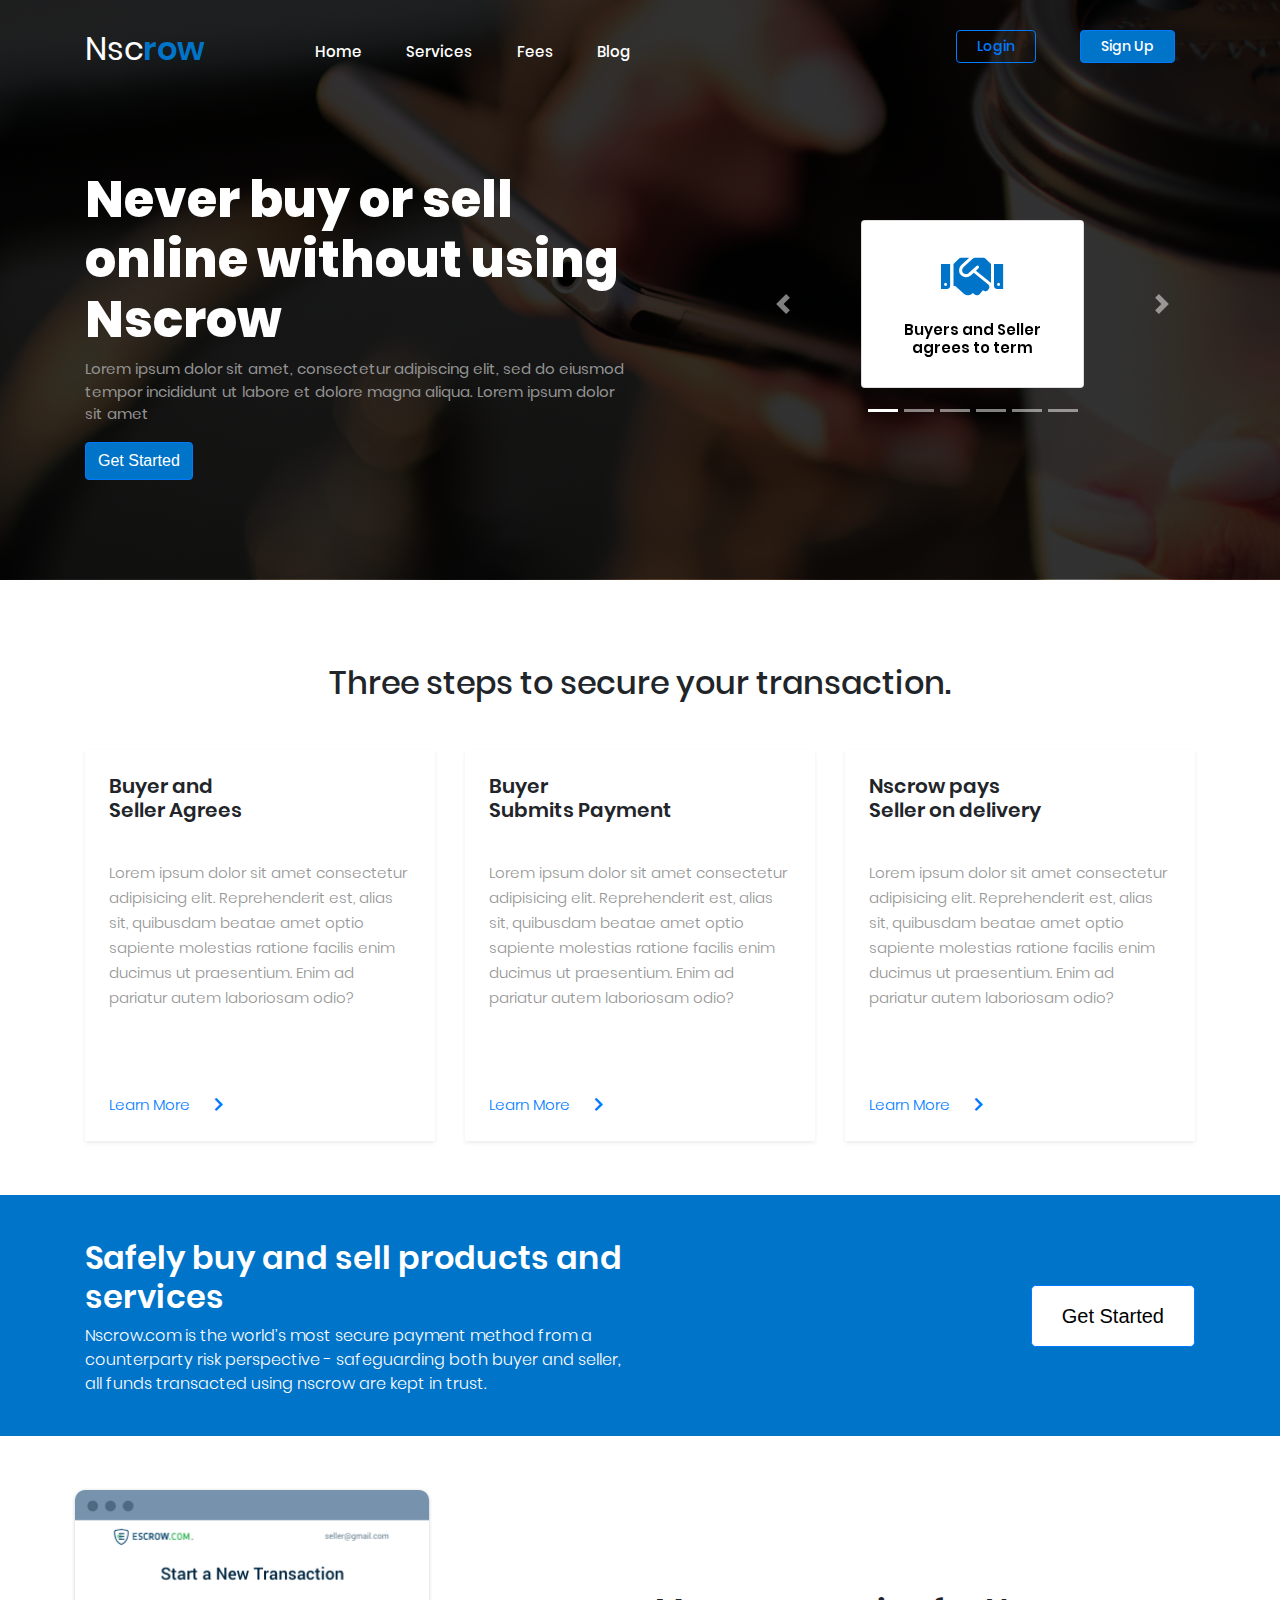
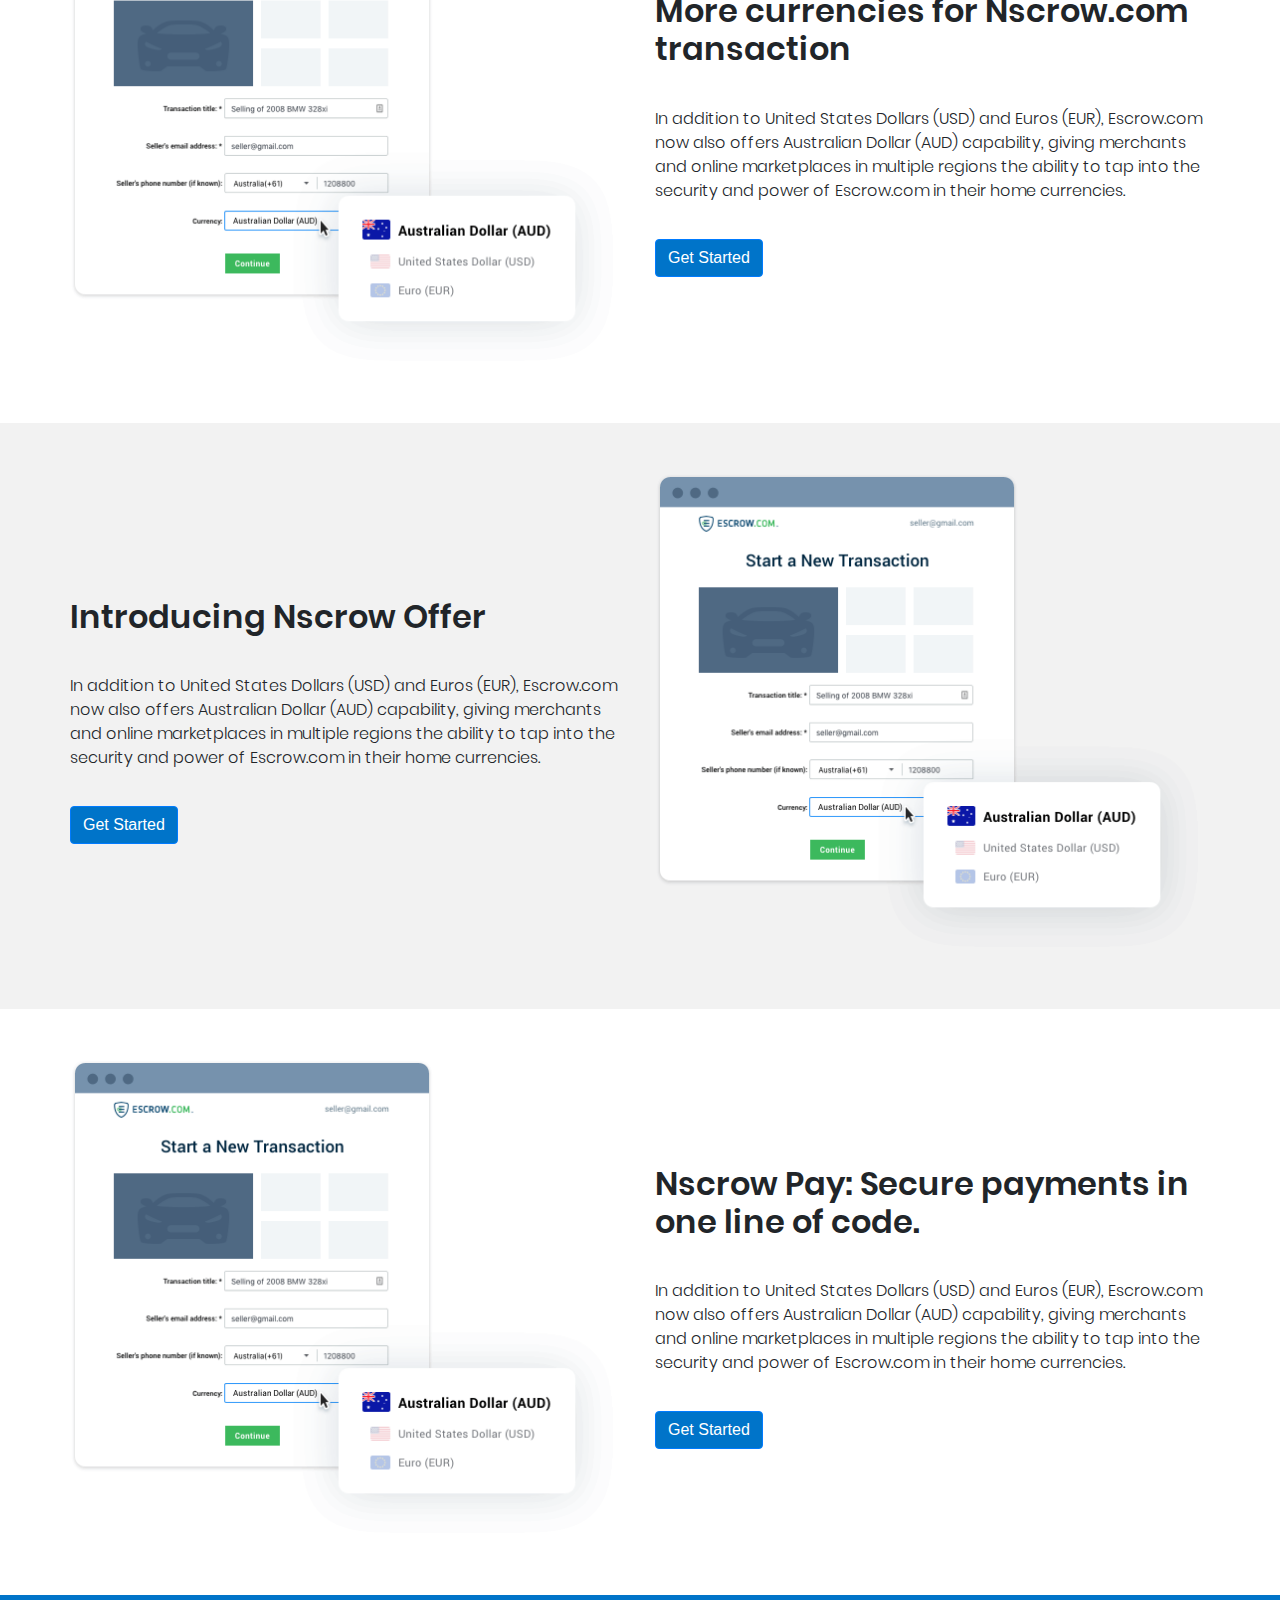
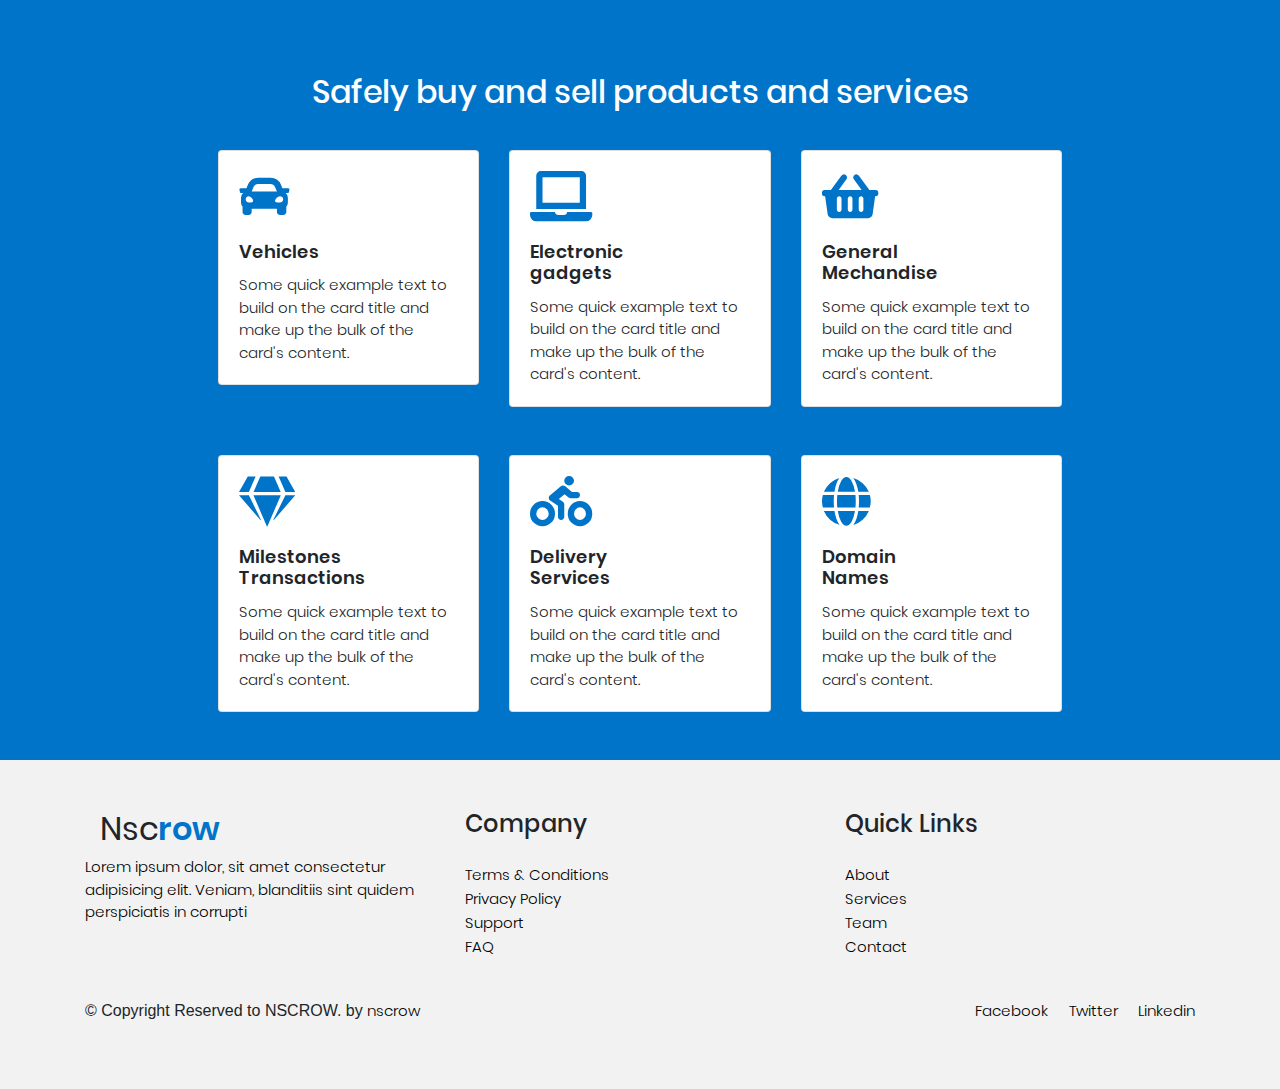
<file: index.html>
<!DOCTYPE html>
<html lang="en">
<head>
    <meta charset="UTF-8">
    <meta name="viewport" content="width=device-width, initial-scale=1.0">
    <meta http-equiv="X-UA-Compatible" content="ie=edge">
    <title>Nscrow</title>
    <link rel="stylesheet" href="libraries/bootstrap-4.4.1-dist/css/bootstrap.min.css">
    <link rel="stylesheet" href="libraries/fontawesome-free-5.12.0-web/css/all.css">
    <link rel="stylesheet" href="styles/font.css">
    <link rel="stylesheet" href="styles/style.css">
</head>
<body>
    <div class="wrapper">
        <div class="banner">
            <nav class="container">   
                <div class="row">
                    <div class="col-md-2 logo">
                        <h2>Nsc<span>row</span></h2>
                    </div>
                    <div class="col-md-6 list">
                        <ul>
                            <li><a href="#">Home</a></li>
                            <li><a href="#">Services</a></li>
                            <li><a href="#">Fees</a></li>
                            <li><a href="#">Blog</a></li>
                        </ul>
                    </div>
                    <div class="col-md-4 buttons">
                        <a type="button" class="btn btn-outline-primary" href="login.html">Login</a>
                        <a type="button" class="btn btn-primary" href="signup.html">Sign Up</a>
                    </div>
                </div>
            </nav>
            <div class="container">
                <div class="row ">
                    <div class="col-md-6 banner-Text">
                        <h1>
                            Never buy or sell online without using Nscrow
                        </h1>
                        <p>
                            Lorem ipsum dolor sit amet, consectetur adipiscing elit, sed do eiusmod tempor incididunt ut labore et dolore magna aliqua.
                            Lorem ipsum dolor sit amet
                        </p>
                        <button type="button" class="btn btn-primary">Get Started</button>
                    </div>
                    <div class="col-md-1">

                    </div>
                    <div class="col-md-5 banner-Text">
                        <div id="carouselExampleIndicators" class="carousel slide" data-ride="carousel">
                            <ol class="carousel-indicators">
                              <li data-target="#carouselExampleIndicators" data-slide-to="0" class="active"></li>
                              <li data-target="#carouselExampleIndicators" data-slide-to="1"></li>
                              <li data-target="#carouselExampleIndicators" data-slide-to="2"></li>
                              <li data-target="#carouselExampleIndicators" data-slide-to="3"></li>
                              <li data-target="#carouselExampleIndicators" data-slide-to="4"></li>
                              <li data-target="#carouselExampleIndicators" data-slide-to="4"></li>
                            </ol>
                            <div class="carousel-inner">
                              <div class="carousel-item active">
                                <div class="steps">
                                    <div class="card d-block w-100">
                                        <div class="card-body">
                                            <span class="fa fa-handshake"></span>
                                          <h5 class="card-title">Buyers and Seller
                                              agrees to term</h5>
                                        </div>
                                    </div>
                                </div>
                              </div>
                              <div class="carousel-item">
                                <div class="steps">
                                    <div class="card d-block w-100">
                                        <div class="card-body">
                                            <span class="fa fa-rocket"></span>
                                          <h5 class="card-title">Buyer or Seller initiates nscrow transaction</h5>
                                        </div>
                                    </div>
                                </div>
                              </div>
                              <div class="carousel-item">
                                <div class="steps">
                                    <div class="card d-block w-100">
                                        <div class="card-body">
                                            <span class="fa fa-hand-holding-usd"></span>
                                          <h5 class="card-title">Buyer pays nscrow </h5>
                                        </div>
                                    </div>
                                </div>
                              </div>
                              <div class="carousel-item">
                                <div class="steps">
                                    <div class="card d-block w-100">
                                        <div class="card-body">
                                            <span class="fa fa-meteor"></span>
                                          <h5 class="card-title">Seller meets terms </h5>
                                        </div>
                                    </div>
                                </div>
                              </div>
                              <div class="carousel-item">
                                <div class="steps">
                                    <div class="card d-block w-100">
                                        <div class="card-body">
                                            <span class="fa fa-thumbs-up"></span>
                                          <h5 class="card-title">Buyer consents to release of secured fund</h5>
                                        </div>
                                    </div>
                                </div>
                              </div>
                              <div class="carousel-item">
                                <div class="steps">
                                    <div class="card d-block w-100">
                                        <div class="card-body">
                                            <span class="fa fa-check-circle"></span>
                                          <h5 class="card-title">Nscrow pays seller</h5>
                                        </div>
                                    </div>
                                </div>
                              </div>
                            </div>
                            <a class="carousel-control-prev" href="#carouselExampleIndicators" role="button" data-slide="prev">
                              <span class="carousel-control-prev-icon" aria-hidden="true"></span>
                              <span class="sr-only">Previous</span>
                            </a>
                            <a class="carousel-control-next" href="#carouselExampleIndicators" role="button" data-slide="next">
                              <span class="carousel-control-next-icon" aria-hidden="true"></span>
                              <span class="sr-only">Next</span>
                            </a>
                          </div>
                    </div>
                </div>
            </div>
        </div>
        <div class="container steps-to-Financial-Freedom pt-4 pb-4">
            <h2>Three steps to secure your transaction.</h2>
            <div class="row">
                <div class="col-md-4">
                    <div class="shadow-sm p-4">
                        <h3>
                            Buyer and <br>
                            Seller Agrees
                        </h3>
                        <p>Lorem ipsum dolor sit amet consectetur adipisicing elit. 
                            Reprehenderit est, alias sit, quibusdam beatae amet optio 
                            sapiente molestias ratione facilis enim ducimus ut praesentium. 
                            Enim ad pariatur autem laboriosam odio?</p>
                        <a href="#">Learn More <span class="fa fa-chevron-right"></span></a>
                    </div>
                </div>
                <div class="col-md-4">
                    <div class="shadow-sm p-4">
                        <h3>
                            Buyer 
                            <br>
                            Submits Payment
                        </h3>
                        <p>Lorem ipsum dolor sit amet consectetur adipisicing elit. 
                            Reprehenderit est, alias sit, quibusdam beatae amet optio 
                            sapiente molestias ratione facilis enim ducimus ut praesentium. 
                            Enim ad pariatur autem laboriosam odio?</p>
                            <a href="#">Learn More <span class="fa fa-chevron-right"></span></a>
                    </div>
                </div>
                <div class="col-md-4">
                    <div class="shadow-sm p-4">
                        <h3>
                            Nscrow pays
                            <br> 
                            Seller on delivery
                        </h3>
                        <p>Lorem ipsum dolor sit amet consectetur adipisicing elit. 
                            Reprehenderit est, alias sit, quibusdam beatae amet optio 
                            sapiente molestias ratione facilis enim ducimus ut praesentium. 
                            Enim ad pariatur autem laboriosam odio?</p>
                            <a href="#">Learn More <span class="fa fa-chevron-right"></span></a>
                    </div>
                </div>
            </div>
        </div>
        <div class="container-fluid fast-Get-Started">
            <div class="container pt-4 pb-4">
                <div class="row">
                    <div class="col-md-6">
                        <h2>
                            Safely buy and sell products and services
                        </h2>
                        <p>
                            Nscrow.com is the world’s most secure payment method from a counterparty risk perspective - safeguarding both buyer and seller, all funds transacted using nscrow are kept in trust.
                        </p>
                    </div>
                    <div class="col-md-6 Get-Started">
                        <button type="button" class="btn btn-primary btn-lg">Get Started</button>
                    </div>
                </div>
                
            </div>
        </div>
        <div class="container-fluid">
            <div class="container Explanation-Section ">
                <div class="row">
                    <div class="col-md-6">
                        <img src="images/aud-launch.png" alt="" class="currency-Image">
                    </div>
                    <div class="col-md-6 Explanation-SubSection">
                        <h2>
                            More currencies for Nscrow.com transaction
                        </h2>
                        <p>
                            In addition to United States Dollars (USD) and Euros (EUR), Escrow.com now also offers Australian Dollar (AUD) capability, giving merchants and online marketplaces in multiple regions the ability to tap into the security and power of Escrow.com in their home currencies.
                        </p>
                        <button type="button" class="btn btn-primary">Get Started</button>
                    </div>
                </div>
            </div>
        </div>
        <div class="container-fluid  Gray-bg">
            <div class="container Explanation-Section">
                <div class="row">
                    <div class="col-md-6 Explanation-SubSection">
                        <h2>
                            Introducing Nscrow Offer
                        </h2>
                        <p>
                            In addition to United States Dollars (USD) and Euros (EUR), Escrow.com now also offers Australian Dollar (AUD) capability, giving merchants and online marketplaces in multiple regions the ability to tap into the security and power of Escrow.com in their home currencies.
                        </p>
                        <button type="button" class="btn btn-primary">Get Started</button>
                    </div>
                    <div class="col-md-6">
                        <img src="images/aud-launch.png" alt="" class="currency-Image">
                    </div>
                </div>
            </div>
        </div>
        <div class="container-fluid">
            <div class="container Explanation-Section">
                <div class="row">
                    <div class="col-md-6">
                        <img src="images/aud-launch.png" alt="" class="currency-Image">
                    </div>
                    <div class="col-md-6 Explanation-SubSection">
                        <h2>
                            Nscrow Pay: Secure payments in one line of code.
                        </h2>
                        <p>
                            In addition to United States Dollars (USD) and Euros (EUR), Escrow.com now also offers Australian Dollar (AUD) capability, giving merchants and online marketplaces in multiple regions the ability to tap into the security and power of Escrow.com in their home currencies.
                        </p>
                        <button type="button" class="btn btn-primary">Get Started</button>
                    </div>
                </div>
            </div>
        </div>
        <div class="container-fluid things-You-Buy">
            <div class="container pt-5 pb-5">
                <h2>Safely buy and sell products and services</h2>
                <div class="row">
                    <div class="col-md-4">
                        <div class="card">
                            <div class="card-body">
                                <span class="fa fa-car"></span>
                              <h5 class="card-title">Vehicles</h5>
                              <p class="card-text">Some quick example text to build on the card title and make up the bulk of the card's content.</p>
                            </div>
                          </div>
                    </div>
                    <div class="col-md-4">
                        <div class="card">
                            <div class="card-body">
                                <span class="fa fa-laptop"></span>
                              <h5 class="card-title">Electronic <br>gadgets</h5>
                              <p class="card-text">Some quick example text to build on the card title and make up the bulk of the card's content.</p>
                            </div>
                          </div>
                    </div>
                    <div class="col-md-4">
                        <div class="card">
                            <div class="card-body">
                                <span class="fa fa-shopping-basket"></span>
                              <h5 class="card-title">General <br>Mechandise</h5>
                              <p class="card-text">Some quick example text to build on the card title and make up the bulk of the card's content.</p>
                            </div>
                          </div>
                    </div>
                </div>
                <div class="row mt-5">
                    <div class="col-md-4">
                        <div class="card">
                            <div class="card-body">
                                <span class="fa fa-gem"></span>
                              <h5 class="card-title">Milestones<br>Transactions</h5>
                              <p class="card-text">Some quick example text to build on the card title and make up the bulk of the card's content.</p>
                            </div>
                          </div>
                    </div>
                    <div class="col-md-4">
                        <div class="card">
                            <div class="card-body">
                                <span class="fa fa-biking"></span>
                              <h5 class="card-title">Delivery <br> Services</h5>
                              <p class="card-text">Some quick example text to build on the card title and make up the bulk of the card's content.</p>
                            </div>
                          </div>
                    </div>
                    <div class="col-md-4">
                        <div class="card">
                            <div class="card-body">
                              <span class="fa fa-globe"></span>
                              <h5 class="card-title">Domain <br> Names</h5>
                              <p class="card-text">Some quick example text to build on the card title and make up the bulk of the card's content.</p>
                            </div>
                          </div>
                    </div>
                </div>
            </div>
        </div>
        <footer class="Gray-bg">
            <div class="container">
                <div class="row">
                    <div class="col-md-4">
                        <!-- <div class="widget"> -->
                            <div class="col-md-2 logo">
                                <h2>Nsc<span>row</span></h2>
                            </div>
                            <p>Lorem ipsum dolor, sit amet consectetur adipisicing elit. 
                                Veniam, blanditiis sint quidem perspiciatis in corrupti 
                            </p>
                        <!-- </div> -->
                    </div>
                    <div class="col-md-4">
                        <div class="widget">
                            <h4 class="text-capitalize mb-4">Company</h4>
        
                            <ul class="list-unstyled footer-menu lh-35">
                                <li><a href="#">Terms & Conditions</a></li>
                                <li><a href="#">Privacy Policy</a></li>
                                <li><a href="#">Support</a></li>
                                <li><a href="#">FAQ</a></li>
                            </ul>
                        </div>
                    </div>
                    <div class="col-md-4">
                        <div class="widget">
                            <h4 class="text-capitalize mb-4">Quick Links</h4>
        
                            <ul class="list-unstyled footer-menu lh-35">
                                <li><a href="#">About</a></li>
                                <li><a href="#">Services</a></li>
                                <li><a href="#">Team</a></li>
                                <li><a href="#">Contact</a></li>
                            </ul>
                        </div>
                    </div>
                </div>
                
                <div class="footer-btm pt-4">
                    <div class="row">
                        <div class="col-lg-6">
                            <div class="copyright">
                                &copy; Copyright Reserved to <span class="text-color">NSCROW.</span> by <a href="#" target="_blank">nscrow</a>
                            </div>
                        </div>
                        <div class="col-lg-6 text-left text-lg-right">
                            <ul class="list-inline footer-socials">
                                <li class="list-inline-item"><a href="#"><i class="ti-facebook mr-2"></i>Facebook</a></li>
                                <li class="list-inline-item"><a href="#"><i class="ti-twitter mr-2"></i>Twitter</a></li>
                                <li class="list-inline-item"><a href="#"><i class="ti-linkedin mr-2 "></i>Linkedin</a></li>
                            </ul>
                        </div>
                    </div>
                </div>
            </div>
        </footer>
    </div>
    <script src="js/jquery.min.js"></script>
    <script src="libraries/bootstrap-4.4.1-dist/js/bootstrap.min.js"></script>
</body>
</html>
</file>
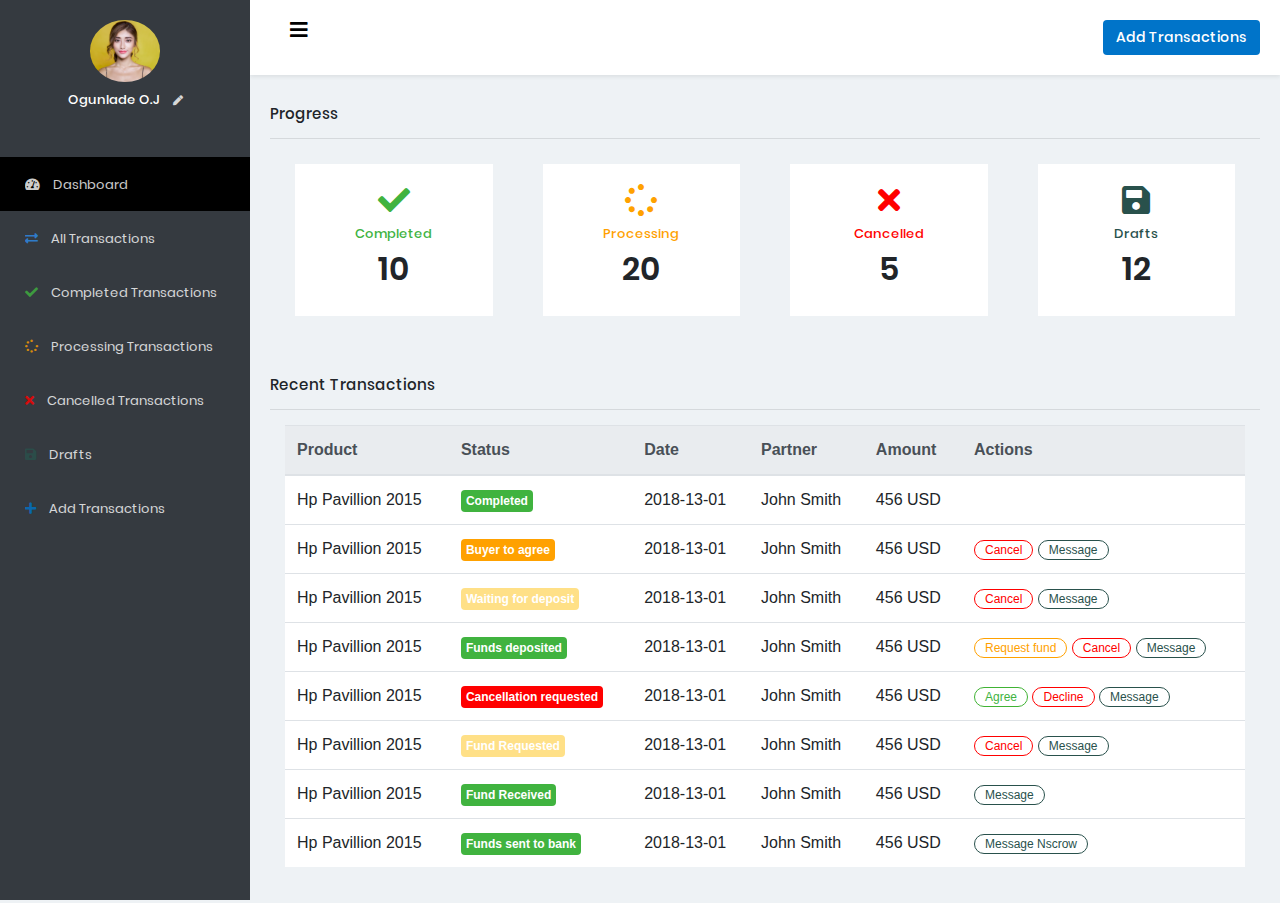
<file: dashboard/index.html>
<!DOCTYPE html>
<html lang="en">
<head>
    <meta charset="UTF-8">
    <meta name="viewport" content="width=device-width, initial-scale=1.0">
    <meta http-equiv="X-UA-Compatible" content="ie=edge">
    <title>Document</title>

    <link rel="stylesheet" href="../libraries/bootstrap-4.4.1-dist/css/bootstrap.min.css">
    <link rel="stylesheet" href="../libraries/fontawesome-free-5.12.0-web/css/all.css">
    <link rel="stylesheet" href="../styles/font.css">
    <link rel="stylesheet" href="./styles/style.css">
</head>
<body>
    <div class="wrapper">
        <div class="sidebar">
            <div class="profile">
                <img src="../images/face.jpg" alt="" class="face">
                <h5>Ogunlade O.J <span class="fa fa-pen"></span></h5>
            </div>
            <div class="sidebarContent">
                <ul>
                    <li class="active-Sidebar"><a href="#">
                        <span class="fa fa-tachometer-alt"></span> 
                        Dashboard</a></li>
                    <li><a href="#">
                        <span class="fa fa-exchange-alt"></span> 
                        All Transactions</a></li>
                    <li><a href="#">
                        <span class="fa fa-check"></span> 
                        Completed Transactions</a></li>
                    <li><a href="#">
                        <span class="fa fa-spinner"></span> 
                        Processing Transactions</a></li>
                    <li><a href="#">
                        <span class="fa fa-times"></span> 
                        Cancelled Transactions</a></li>
                    <li><a href="#">
                        <span class="fa fa-save"></span> 
                        Drafts</a></li>
                    <li><a href="#">
                        <span class="fa fa-plus"></span> 
                        Add Transactions</a></li>
                </ul>
            </div>
        </div>
        <div class="mainContent">
            <div class="container-fluid header shadow-sm">
                <div class="row">
                    <div class="col-md-2 col-6">
                        <span class="fa fa-bars menu"></span>
                    </div>
                    <div class="col-md-6">
                        <!-- <input type="text" name="" id=""> -->
                    </div>
                    <div class="col-md-4 addButton col-6">
                        <a href="#" class="btn add-btn">Add Transactions </a>
                    </div>
                </div>
            </div>
            <div class="container mainBody">
                <h5>Progress</h5>
                <hr class="line">
                <div class="container">
                    <div class="row">
                        <div class="col-md-3">
                            <div class="showCard">
                                <span class="fa fa-check"></span>
                                <h4 class="complete">Completed</h4>
                                <h2>10
                                </h2>
                            </div>
                        </div>
                        <div class="col-md-3">
                            <div class="showCard">
                                <span class="fa fa-spinner"></span>
                                <h4 class="spin">Processing</h4 class="spin">
                                <h2>20
                                </h2>
                            </div>
                        </div>
                        <div class="col-md-3">
                            <div class="showCard">
                                <span class="fa fa-times"></span>
                                <h4 class="cancel">Cancelled</h4>
                                <h2>5
                                </h2>
                            </div>
                        </div>
                        <div class="col-md-3">
                            <div class="showCard">
                                <span class="fa fa-save"></span>
                                <h4 class="draft">Drafts</h4>
                                <h2>12
                                </h2>
                            </div>
                        </div>
                    </div>
                </div>
            </div>
            <div class="container transaction">
                <h5>Recent Transactions</h5>
                <hr class="line">
                <div class="container table-responsive">
                    <table class="table">
                        <thead class="thead-light">
                          <tr>
                            <th scope="col">Product</th>
                            <th scope="col">Status</th>
                            <th scope="col">Date</th>
                            <th scope="col">Partner</th>
                            <th scope="col">Amount</th>
                            <th scope="col">Actions</th>
                          </tr>
                        </thead>
                        <tbody>
                          <tr>
                            <td scope="row">Hp Pavillion 2015</td>
                            <td><span class="badge badge-completed"data-toggle="tooltip" data-placement="right" title="Done with transaction">Completed</span></td>
                            <td>2018-13-01</td>
                            <td>John Smith</td>
                            <td>456 USD</td>
                            <td>
                                
                            </td>
                          </tr>
                          <tr>
                            <td scope="row">Hp Pavillion 2015</td>
                            <td><span class="badge badge-processing">Buyer to agree</span></td>
                            <td>2018-13-01</td>
                            <td>John Smith</td>
                            <td>456 USD</td>
                            <td>
                                <span class="danger">Cancel</span>
                                <span class="message">Message</span>
                            </td>
                          </tr>
                          <tr>
                            <td scope="row">Hp Pavillion 2015</td>
                            <td><span class="badge badge-waiting">Waiting for deposit</span></td>
                            <td>2018-13-01</td>
                            <td>John Smith</td>
                            <td>456 USD</td>
                            <td>
                                <span class="danger">Cancel</span>
                                <span class="message">Message</span>
                            </td>
                          </tr>
                          <tr>
                            <td scope="row">Hp Pavillion 2015</td>
                            <td><span class="badge badge-completed">Funds deposited</span></td>
                            <td>2018-13-01</td>
                            <td>John Smith</td>
                            <td>456 USD</td>
                            <td>
                                <span class="warning">Request fund</span>
                                <span class="danger">Cancel</span>
                                <span class="message">Message</span>
                            </td>
                          </tr>
                          <tr>
                            <td scope="row">Hp Pavillion 2015</td>
                            <td><span class="badge badge-cancelled">Cancellation requested</span></td>
                            <td>2018-13-01</td>
                            <td>John Smith</td>
                            <td>456 USD</td>
                            <td>
                                <span class="success">Agree</span>
                                <span class="danger">Decline</span>
                                <span class="message">Message</span>
                            </td>
                          </tr>
                          <tr>
                            <td scope="row">Hp Pavillion 2015</td>
                            <td><span class="badge badge-waiting">Fund Requested</span></td>
                            <td>2018-13-01</td>
                            <td>John Smith</td>
                            <td>456 USD</td>
                            <td>
                                <span class="danger">Cancel</span>
                                <span class="message">Message</span>
                            </td>
                          </tr>
                          <tr>
                            <td scope="row">Hp Pavillion 2015</td>
                            <td><span class="badge badge-completed">Fund Received</span></td>
                            <td>2018-13-01</td>
                            <td>John Smith</td>
                            <td>456 USD</td>
                            <td>
                                <span class="message">Message</span>
                            </td>
                          </tr>
                          <tr>
                            <td scope="row">Hp Pavillion 2015</td>
                            <td><span class="badge badge-completed">Funds sent to bank</span></td>
                            <td>2018-13-01</td>
                            <td>John Smith</td>
                            <td>456 USD</td>
                            <td>
                                <span class="message">Message Nscrow</span>
                            </td>
                          </tr>
                        </tbody>
                    </table>
                </div>
            </div>
        </div>
    </div>
    <script src="../js/jquery.min.js"></script>
    <script src="../libraries/bootstrap-4.4.1-dist/js/bootstrap.min.js"></script>
    <script src="../libraries/bootstrap-4.4.1-dist/js/bootstrap.bundle.min.js"></script>
    <script src="app.js"></script>
</body>
</html>
</file>
<file: styles/font.css>
@font-face{
    src:url(../Poppins/Poppins-Bold.ttf);
    font-family: "poppins1";
}
@font-face{
    src:url(../Poppins/Poppins-Medium.ttf);
    font-family: "poppins2";
}
@font-face{
    src:url(../Poppins/Poppins-Regular.ttf);
    font-family: "poppins3";
}
@font-face{
    src:url(../Poppins/Poppins-SemiBold.ttf);
    font-family: "poppins4";
}
@font-face{
    src:url(../Poppins/Poppins-Light.ttf);
    font-family: "poppins7";
}
@font-face{
    src:url(../Poppins/Poppins-ExtraBold.ttf);
    font-family: "poppins6";
}
@font-face{
    src:url(../Poppins/Poppins-Black.ttf);
    font-family: "poppins5";
}
</file>
<file: styles/style.css>
*{
    padding:0px;
    margin: 0px;
    box-sizing: border-box;
}
a:hover{
    text-decoration: none;
}
.banner{
    /* height: 90vh; */
    width: 100%;
    background:linear-gradient(to top, rgba(0,0,0,0.8),rgba(0,0,0,0.8)) ,url(../images/banner.jpg);
    background-position: center center;
    background-size: cover;
    padding-bottom: 100px;
    margin-bottom: 30px;
    /* background-attachment: fixed; */
}

nav{
    height: auto;
    padding: 30px 10px;
    color: white; 
}
.logo{
    font-family:poppins3;
}
.logo span{
    color: #0074c9;
    font-family: poppins4;
}
.banner ul{
    padding: 10px 20px;
}
nav li{
    display: inline;
    font-family:poppins2;
    padding: 0px 20px;
}
nav ul li a{
    color: white;
    font-size: 15px;
    
}
nav .buttons,.fast-Get-Started .Get-Started{
    text-align: end;
}
.buttons button{
    margin: 0px 10px;
}
.banner-Text{
    padding-top: 50px;
    color: white;
}
.banner-Text h1{
    font-family: poppins6;
    font-size: 50px;
}
.banner-Text p{
    font-family: poppins3;
    font-size: 15px;
    color: #949494;
}
a.btn{
    font-family:poppins2 ;
    padding: 5px 20px;
    font-size: 14px;
    margin: 0px 20px;
}
.btn-primary{
    background-color: #0074c9;
}
.steps{
    width: 50%;
    margin:50px auto;
    text-align: center;
}
.steps .fa{
    color: #0074c9;
    font-size: 50px;
    text-align: center;
    margin: 10px;
}
.steps h5{
    font-size: 15px;
    font-family:poppins4;
    color: black;
    margin: 10px 0px;
}
.loginForm{
    height: 300px;
    background-color: white;
}
.loginForm-header{
    /* height: 50px; */
    background: #edeff0;
}
.loginForm-header h3{
    font-family:poppins2 ;
    padding: 20px 0px;
    font-size: 18px;
    text-align: center;
    color: black;
}
.steps-to-Financial-Freedom{
    margin-bottom: 30px;
}
.steps-to-Financial-Freedom .shadow-sm{
    padding: 20px;
    margin-top: 10px;
}
.steps-to-Financial-Freedom h2,.things-You-Buy h2{
    text-align: center;
    font-family: poppins2;
    padding: 30px 0px;
}

.steps-to-Financial-Freedom .shadow-sm h3{
    font-size: 20px;
    font-family:poppins4;
    padding-bottom: 30px;
}
.steps-to-Financial-Freedom .shadow-sm p{
    font-family: poppins7;
    font-size: 15px;
    color: #949494;
    line-height: 25px;
    padding-bottom: 4.5em;
}
.steps-to-Financial-Freedom a{
    font-family: poppins7;
    font-size: 15px;
    padding-bottom: 2em;
}
.steps-to-Financial-Freedom span{
    padding-left: 20px;
}
.fast-Get-Started{
    background-color: #0074c9;
    color: white;
}
.fast-Get-Started h2, .Explanation-Section h2{
    /* font-size: 20px; */
    font-family:poppins4;
    padding-top: 20px;
}
.fast-Get-Started p,.Explanation-Section p{
    font-family:poppins7;
}
.Get-Started{
    /* vertical-align: middle */
    margin-top: auto;
    margin-bottom: auto;
}
.fast-Get-Started .btn-primary{
    padding: 15px 30px;
    background-color: white;
    color: black;   
}
.Explanation-Section{
    padding: 50px 0px;
}
.Explanation-SubSection{
    margin-top: auto;
    margin-bottom: auto;
}
.Explanation-Section h2{
    padding: 10px 0px;
}
.Explanation-Section p{
    padding: 20px 0px;
}
.currency-Image{
    max-width: 100%;
}
.Gray-bg{
    background-color: #f2f2f2;
}
.things-You-Buy{
    background-color: #0074c9;
}
.things-You-Buy .container{
    width: 70%;
}
.things-You-Buy h5{
    font-size: 18px;
    font-family:poppins4;
}
.things-You-Buy h2{
    color: white;
}
.things-You-Buy p{
    font-family: poppins7;
    font-size:15px;
}
.things-You-Buy .fa{
    color: #0074c9;
    font-size: 50px;
    /* font-weight: 400; */
    margin-bottom: 20px;
}
footer{
    padding: 50px 0px;
}
footer h4{
    font-family: poppins2;
}
footer a, footer p{
    color: black;
    font-family: poppins7;
    font-size: 15px;
}
.login-SideBar{
    position: fixed;
    width: 100%;
    background:linear-gradient(to top, rgba(0,0,0,0.8),rgba(0,0,0,0.8)) ,url(../images/banner.jpg);
    background-position: center center;
    background-size: cover;
    height: 100vh;
    /* margin-top: auto; */
    /* margin-bottom: auto; */
    padding: 155px 0px;
    text-align: center;
    color: white; 
}

.side .logo{
    position: fixed;
    z-index: 999;
    color: white;
    top: 20px;
    left: 20px;
    width: 100%;
}
.Welcome-text{
    padding: 70px 70px;
}
.Welcome-text h2{
    font-family: poppins1;
    font-size: 40px;
    /* text-align: center; */
}
.Welcome-text p, .form p{
    font-family: poppins7;
    padding: 20px ;
    text-align: center;
}
.form{
    padding: 70px;
}

.form p{
   padding:0px 0px 10px; 
}
.form h2{
    text-align: center;
    font-family: poppins1;
    padding: 5px 10px;
}
form p.small{
    text-align: left;
    padding-top: 10px;
    cursor: pointer;
}
form span{
    color: #0074c9;
}
@media (max-width:750px) {
    .login-SideBar{
        display: none;
    }
    .form{
        padding:30px
    }
    .side .logo{
        background-color: black;
        position: fixed;
        z-index: 999;
        top: 0;
        left: 0;
        opacity: 0.8;
    }
}
</file>
<file: dashboard/styles/style.css>
/* .wrapper{
    display: flex;
    width: 100%;
} */
*{
    margin: 0;
    padding: 0;
    box-sizing: border-box;
}
a:hover{
    text-decoration: none;
}
body{
    overflow-x: hidden;
}
.sidebar{
    width: 250px;
    min-height: 100vh;
    float: left;
    overflow: hidden;
    transition: all 0.3s ease;
    /* margin: 10px; */
    background-color: #353a40;
    position: fixed;
    padding-top: 10px;
}
.profile{
    text-align: center;
    color: white;
}
.profile h5{
    font-size: 13px;
    font-family: poppins2;
}
.face{
    max-width: 70px;
    /* margin: 10px auto; */
    border-radius: 50%;
    margin: 10px 0px;
}
.profile h5 span{
    font-size: 10px;
    margin-left: 10px;
    opacity: 0.8;
}
.sidebarContent{
    margin-top: 50px;
}
.sidebarContent li{
    padding: 15px 0px 15px 25px;
}
.sidebarContent li:hover{
    background-color: #000000;
}
.sidebarContent a{
    color: #ffffff;
    font-family: poppins3;
    font-size: 13px;
    opacity: 0.8;
}
.sidebarContent .active-Sidebar{
    background-color: #000000;
}
.sidebarContent .active-content a{
    color: #ffffff;
}
.sidebarContent .fa{
    padding-right: 10px;
}
.mainContent{
    width: 100%;
    min-height: 100vh;
    background-color: #eef2f5;
    padding-left: 250px;
    transition: all 0.3s ease;
    /* margin: 0px; */
}
.addButton{
    text-align: end;
    font-family: poppins2;
}
.add-btn{
    background-color: #0074c9;
    color: #ffffff;
    font-size: 14px;
}
.active{
    margin-left: -260px;
}
.active-content{
    padding-left: 0px;
}
.header{
    background-color: #ffffff;
    padding: 20px;
}
.header .menu{
    color: black;
    padding-left: 20px;
    font-size: 20px;
}
.mainBody, .transaction{
    padding: 20px 20px;
}
.mainBody h5,.transaction h5{
    font-family: poppins2;
    font-size: 15px;
    padding-top: 10px;
    /* margin-left: 50px; */
}
.line{
    /* width: 90%; */
    margin: 15px auto;
    color: #f2f2f2;
}
.showCard{
    background-color: white;
    text-align: center;
    padding: 20px 0px;
    margin: 10px;
}
.showCard span{
    font-size: 32px;
    margin-bottom:10px ;
}
.showCard h4{
    font-size: 13px;
    font-family: poppins2
}
.showCard h2{
    font-family: poppins4;
}
.fa-check, .complete{
    color: #40B33F;
}
.fa-spinner, .spin{
    color: #FFA100;
}
.fa-times, .cancel{
    color: #FF0000;
}
.fa-save, .draft{
    color: #29514C;
}
.fa-exchange-alt{
    color: #2E8CEA;
}
.fa-plus{
    color: #0074c9;
}
.table{
    background-color: #ffffff;
}
.table tr:hover{
    background-color: #eef2f5;
    cursor: pointer;
}

/* .Transaction{
    padding: 20px 0px;
} */
.badge{
    color: #ffffff;
    padding: 5px;
    cursor: pointer;
}
.badge-completed{
    background-color: #40B33F;
}
.badge-processing{
    background-color: #FFA100;
}
.badge-cancelled{
    background-color: #FF0000;
}
.badge-draft{
    background-color: #29514C;
}
.badge-waiting{
    background-color:  #ffe087;
}
.danger{
    color: #FF0000;
    border: 1px solid #FF0000;
    border-radius: 10px;
    /* padding: 2px 20px; */
}
.warning{
    color: #FFA100;
    border: 1px solid #FFA100;
    border-radius: 10px;
}
.success{
    color: #40B33F;
    border: 1px solid #40b334;
    border-radius: 10px;
}
.message{
    color: #29514C;
    border: 1px solid #29514c;
    border-radius: 10px;
}
.danger,.warning,.success,.message{
    font-size: 12px;
    padding: 2px 10px;
    cursor: pointer;
}
@media(max-width:768px){
    .sidebar{
        margin-left: -260px;
    }
    .sidebar.active{
        margin-left: 0;
    }
    .mainContent{
        margin-left: 0;
        padding-left: 0;
    }
    .mainContent.active-content{
        margin-left: 250px;
    }
}
</file>
